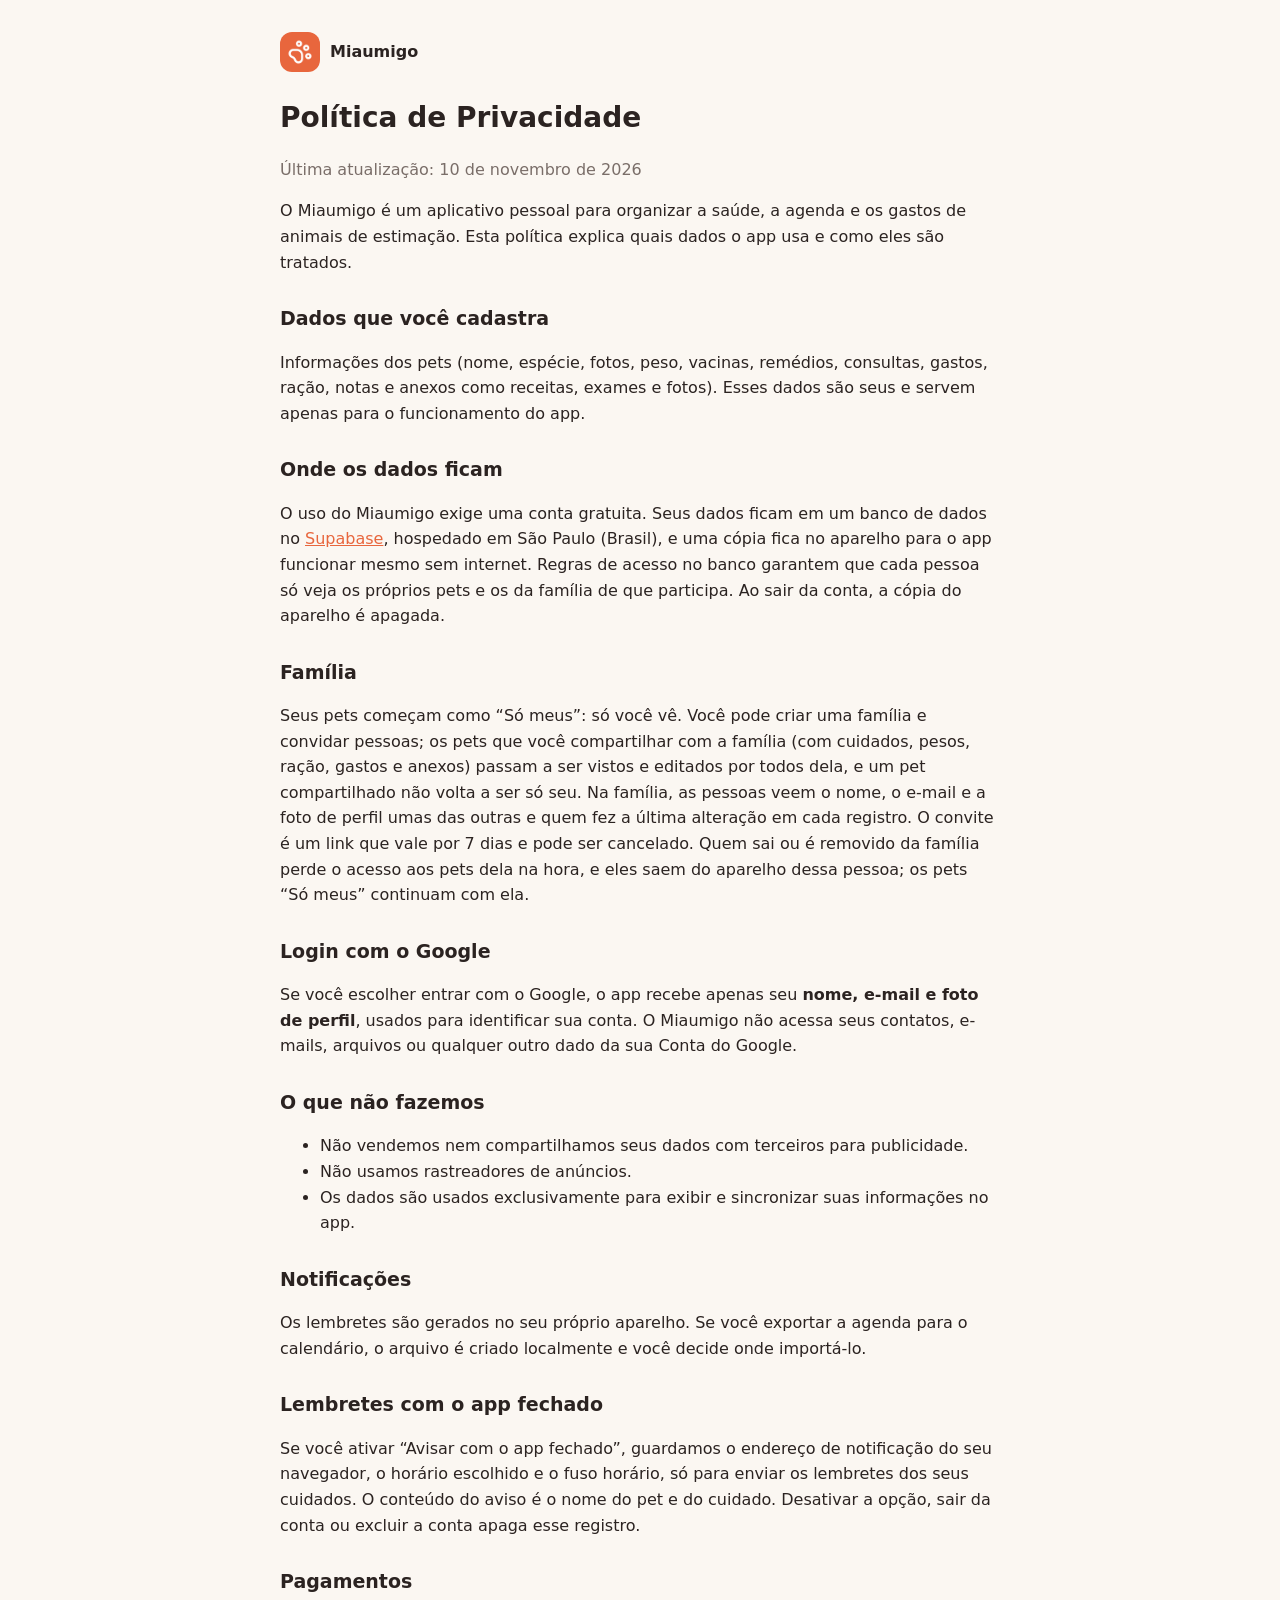
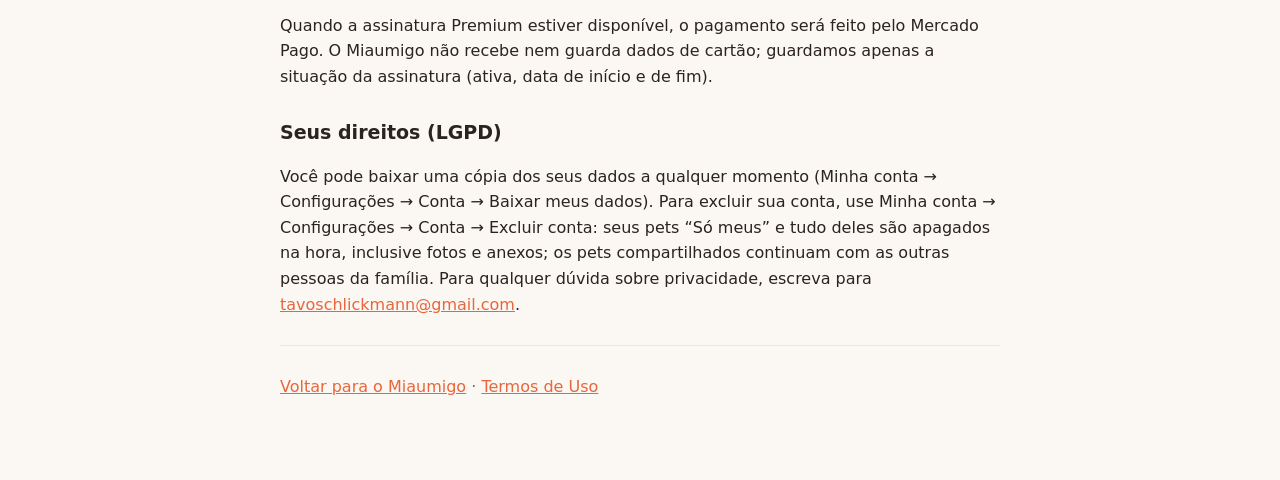
<file: privacidade.html>
<!doctype html>
<html lang="pt-BR">
<head>
  <meta charset="utf-8">
  <meta name="viewport" content="width=device-width, initial-scale=1">
  <title>Política de Privacidade · Miaumigo</title>
  <meta name="theme-color" content="#E8663D">
  <link rel="icon" href="icon.svg" type="image/svg+xml">
  <style>
    :root { --bg: #FBF7F2; --ink: #2B2321; --muted: #7A6E69; --line: #EDE4DC; --primary: #E8663D; }
    @media (prefers-color-scheme: dark) { :root { --bg: #171312; --ink: #F4ECE7; --muted: #A89B95; --line: #3A322F; --primary: #F2875F; } }
    body { margin: 0; background: var(--bg); color: var(--ink); font: 16px/1.6 "Nunito", system-ui, -apple-system, "Segoe UI", sans-serif; }
    main { max-width: 720px; margin: 0 auto; padding: 32px 16px 64px; }
    h1 { font-size: 28px; margin: 0 0 4px; }
    h2 { font-size: 19px; margin: 28px 0 6px; }
    p, li { color: var(--ink); }
    .muted { color: var(--muted); }
    a { color: var(--primary); }
    header { display: flex; align-items: center; gap: 10px; margin-bottom: 24px; }
    header img { width: 40px; height: 40px; border-radius: 12px; }
    hr { border: 0; border-top: 1px solid var(--line); margin: 28px 0; }
  </style>
</head>
<body>
  <main>
    <header><img src="icons/icon-192.png" alt=""><strong>Miaumigo</strong></header>
    <h1>Política de Privacidade</h1>
    <p class="muted">Última atualização: 10 de novembro de 2026</p>

    <p>O Miaumigo é um aplicativo pessoal para organizar a saúde, a agenda e os gastos de animais de estimação. Esta política explica quais dados o app usa e como eles são tratados.</p>

    <h2>Dados que você cadastra</h2>
    <p>Informações dos pets (nome, espécie, fotos, peso, vacinas, remédios, consultas, gastos, ração, notas e anexos como receitas, exames e fotos). Esses dados são seus e servem apenas para o funcionamento do app.</p>

    <h2>Onde os dados ficam</h2>
    <p>O uso do Miaumigo exige uma conta gratuita. Seus dados ficam em um banco de dados no <a href="https://supabase.com" rel="noopener">Supabase</a>, hospedado em São Paulo (Brasil), e uma cópia fica no aparelho para o app funcionar mesmo sem internet. Regras de acesso no banco garantem que cada pessoa só veja os próprios pets e os da família de que participa. Ao sair da conta, a cópia do aparelho é apagada.</p>

    <h2>Família</h2>
    <p>Seus pets começam como “Só meus”: só você vê. Você pode criar uma família e convidar pessoas; os pets que você compartilhar com a família (com cuidados, pesos, ração, gastos e anexos) passam a ser vistos e editados por todos dela, e um pet compartilhado não volta a ser só seu. Na família, as pessoas veem o nome, o e-mail e a foto de perfil umas das outras e quem fez a última alteração em cada registro. O convite é um link que vale por 7 dias e pode ser cancelado. Quem sai ou é removido da família perde o acesso aos pets dela na hora, e eles saem do aparelho dessa pessoa; os pets “Só meus” continuam com ela.</p>

    <h2>Login com o Google</h2>
    <p>Se você escolher entrar com o Google, o app recebe apenas seu <strong>nome, e-mail e foto de perfil</strong>, usados para identificar sua conta. O Miaumigo não acessa seus contatos, e-mails, arquivos ou qualquer outro dado da sua Conta do Google.</p>

    <h2>O que não fazemos</h2>
    <ul>
      <li>Não vendemos nem compartilhamos seus dados com terceiros para publicidade.</li>
      <li>Não usamos rastreadores de anúncios.</li>
      <li>Os dados são usados exclusivamente para exibir e sincronizar suas informações no app.</li>
    </ul>

    <h2>Notificações</h2>
    <p>Os lembretes são gerados no seu próprio aparelho. Se você exportar a agenda para o calendário, o arquivo é criado localmente e você decide onde importá-lo.</p>

    <h2>Lembretes com o app fechado</h2>
    <p>Se você ativar “Avisar com o app fechado”, guardamos o endereço de notificação do seu navegador, o horário escolhido e o fuso horário, só para enviar os lembretes dos seus cuidados. O conteúdo do aviso é o nome do pet e do cuidado. Desativar a opção, sair da conta ou excluir a conta apaga esse registro.</p>

    <h2>Pagamentos</h2>
    <p>Quando a assinatura Premium estiver disponível, o pagamento será feito pelo Mercado Pago. O Miaumigo não recebe nem guarda dados de cartão; guardamos apenas a situação da assinatura (ativa, data de início e de fim).</p>

    <h2>Seus direitos (LGPD)</h2>
    <p>Você pode baixar uma cópia dos seus dados a qualquer momento (Minha conta → Configurações → Conta → Baixar meus dados). Para excluir sua conta, use Minha conta → Configurações → Conta → Excluir conta: seus pets “Só meus” e tudo deles são apagados na hora, inclusive fotos e anexos; os pets compartilhados continuam com as outras pessoas da família. Para qualquer dúvida sobre privacidade, escreva para <a href="mailto:tavoschlickmann@gmail.com">tavoschlickmann@gmail.com</a>.</p>

    <hr>
    <p class="muted"><a href="./">Voltar para o Miaumigo</a> · <a href="termos.html">Termos de Uso</a></p>
  </main>
</body>
</html>
</file>
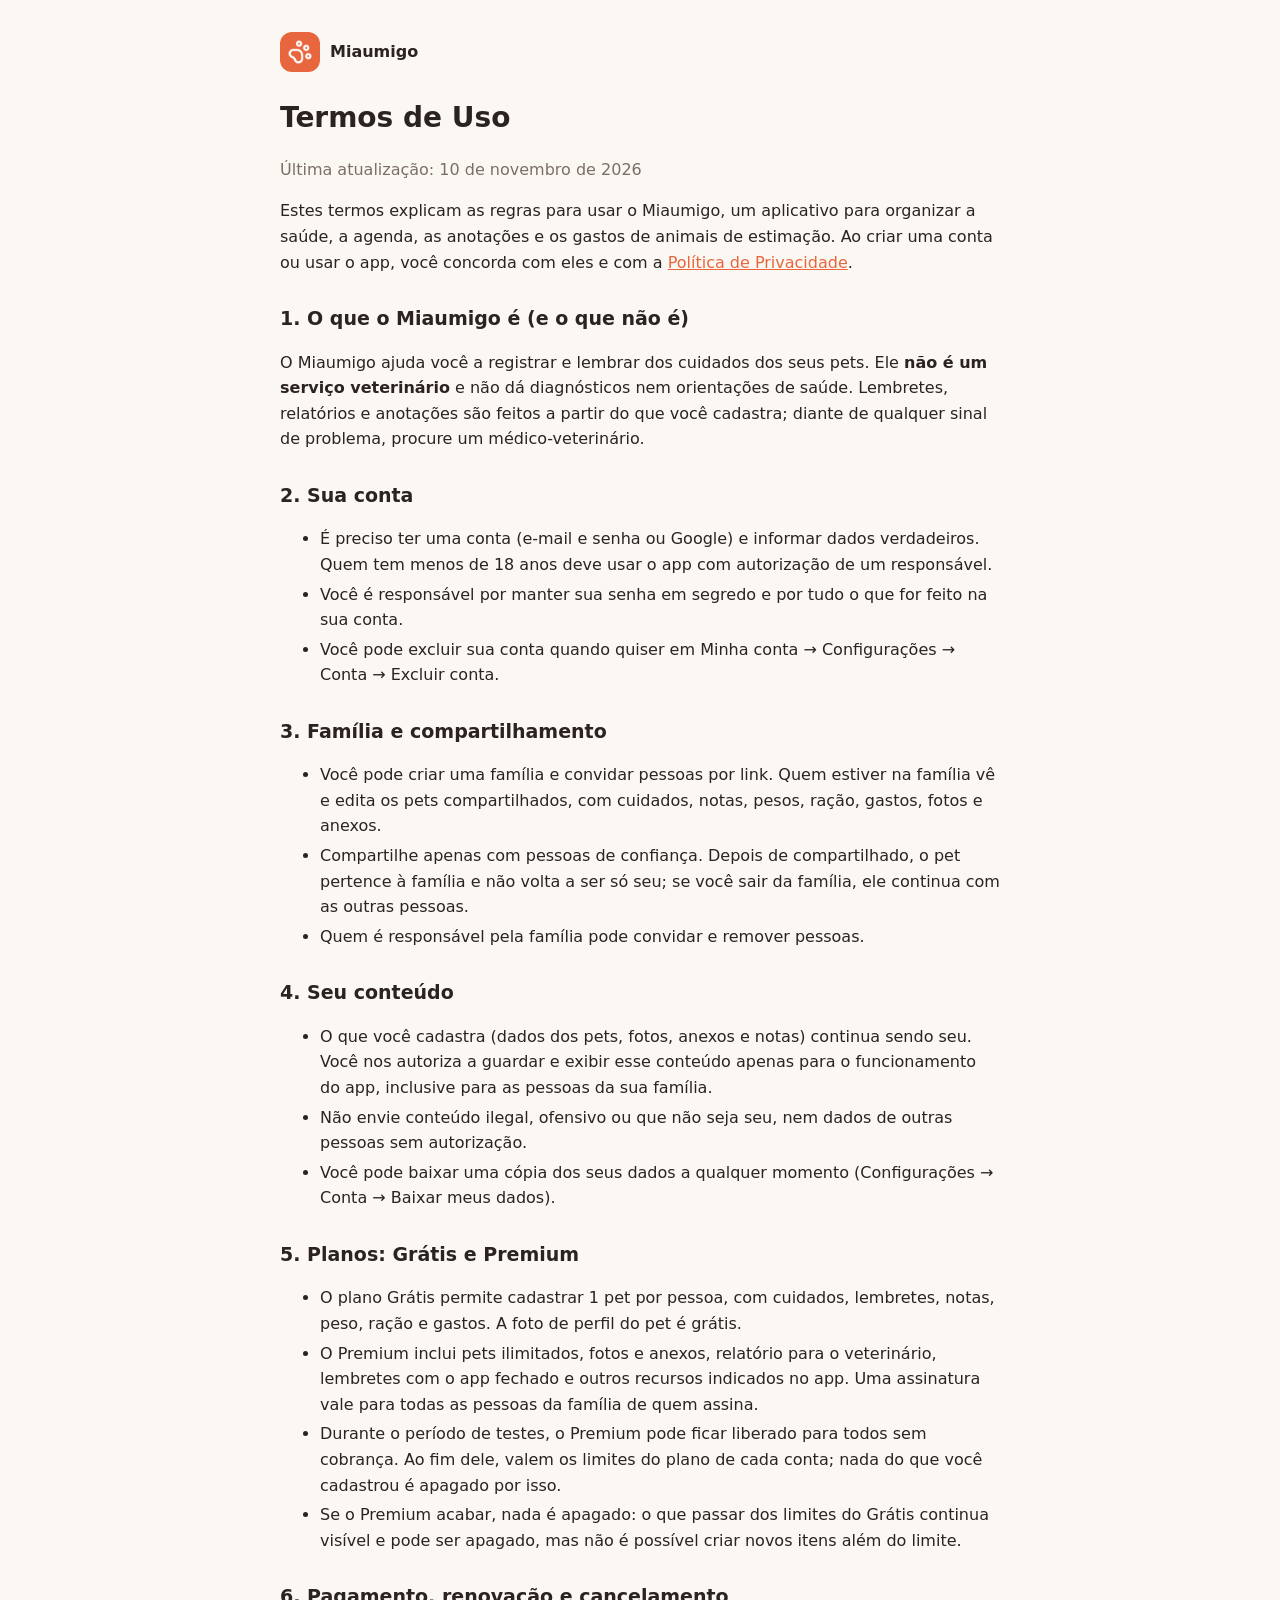
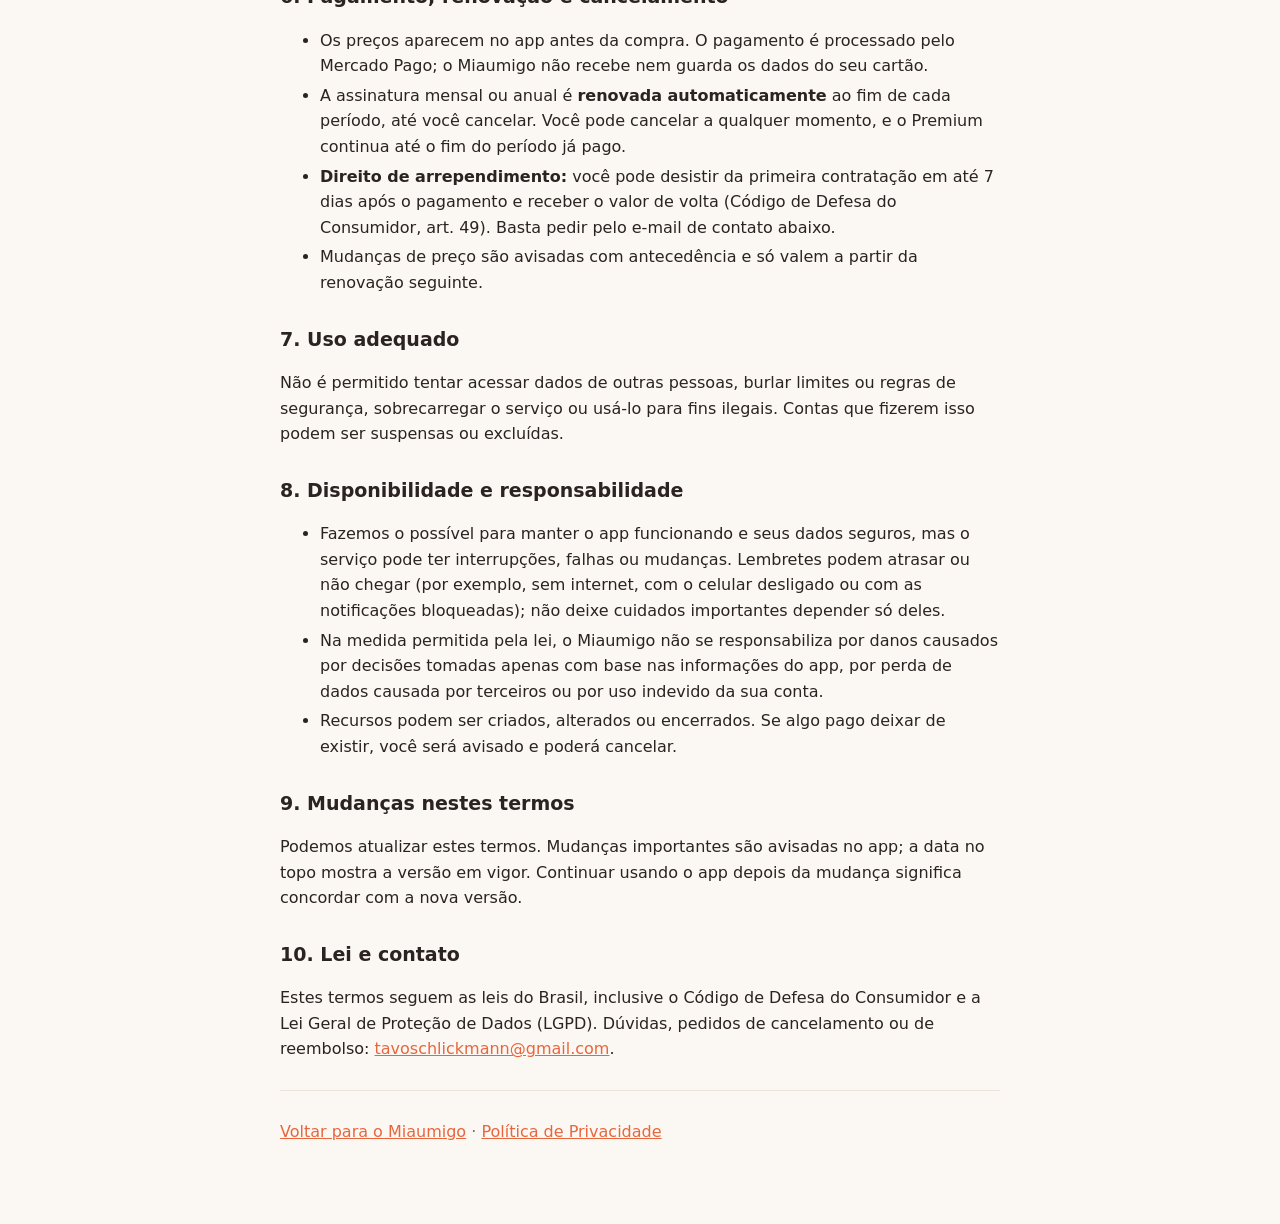
<file: termos.html>
<!doctype html>
<html lang="pt-BR">
<head>
  <meta charset="utf-8">
  <meta name="viewport" content="width=device-width, initial-scale=1">
  <title>Termos de Uso · Miaumigo</title>
  <meta name="theme-color" content="#E8663D">
  <link rel="icon" href="icon.svg" type="image/svg+xml">
  <style>
    :root { --bg: #FBF7F2; --ink: #2B2321; --muted: #7A6E69; --line: #EDE4DC; --primary: #E8663D; }
    @media (prefers-color-scheme: dark) { :root { --bg: #171312; --ink: #F4ECE7; --muted: #A89B95; --line: #3A322F; --primary: #F2875F; } }
    body { margin: 0; background: var(--bg); color: var(--ink); font: 16px/1.6 "Nunito", system-ui, -apple-system, "Segoe UI", sans-serif; }
    main { max-width: 720px; margin: 0 auto; padding: 32px 16px 64px; }
    h1 { font-size: 28px; margin: 0 0 4px; }
    h2 { font-size: 19px; margin: 28px 0 6px; }
    p, li { color: var(--ink); }
    li + li { margin-top: 4px; }
    .muted { color: var(--muted); }
    a { color: var(--primary); }
    header { display: flex; align-items: center; gap: 10px; margin-bottom: 24px; }
    header img { width: 40px; height: 40px; border-radius: 12px; }
    hr { border: 0; border-top: 1px solid var(--line); margin: 28px 0; }
  </style>
</head>
<body>
  <main>
    <header><img src="icons/icon-192.png" alt=""><strong>Miaumigo</strong></header>
    <h1>Termos de Uso</h1>
    <p class="muted">Última atualização: 10 de novembro de 2026</p>

    <p>Estes termos explicam as regras para usar o Miaumigo, um aplicativo para organizar a saúde, a agenda, as anotações e os gastos de animais de estimação. Ao criar uma conta ou usar o app, você concorda com eles e com a <a href="privacidade.html">Política de Privacidade</a>.</p>

    <h2>1. O que o Miaumigo é (e o que não é)</h2>
    <p>O Miaumigo ajuda você a registrar e lembrar dos cuidados dos seus pets. Ele <strong>não é um serviço veterinário</strong> e não dá diagnósticos nem orientações de saúde. Lembretes, relatórios e anotações são feitos a partir do que você cadastra; diante de qualquer sinal de problema, procure um médico-veterinário.</p>

    <h2>2. Sua conta</h2>
    <ul>
      <li>É preciso ter uma conta (e-mail e senha ou Google) e informar dados verdadeiros. Quem tem menos de 18 anos deve usar o app com autorização de um responsável.</li>
      <li>Você é responsável por manter sua senha em segredo e por tudo o que for feito na sua conta.</li>
      <li>Você pode excluir sua conta quando quiser em Minha conta → Configurações → Conta → Excluir conta.</li>
    </ul>

    <h2>3. Família e compartilhamento</h2>
    <ul>
      <li>Você pode criar uma família e convidar pessoas por link. Quem estiver na família vê e edita os pets compartilhados, com cuidados, notas, pesos, ração, gastos, fotos e anexos.</li>
      <li>Compartilhe apenas com pessoas de confiança. Depois de compartilhado, o pet pertence à família e não volta a ser só seu; se você sair da família, ele continua com as outras pessoas.</li>
      <li>Quem é responsável pela família pode convidar e remover pessoas.</li>
    </ul>

    <h2>4. Seu conteúdo</h2>
    <ul>
      <li>O que você cadastra (dados dos pets, fotos, anexos e notas) continua sendo seu. Você nos autoriza a guardar e exibir esse conteúdo apenas para o funcionamento do app, inclusive para as pessoas da sua família.</li>
      <li>Não envie conteúdo ilegal, ofensivo ou que não seja seu, nem dados de outras pessoas sem autorização.</li>
      <li>Você pode baixar uma cópia dos seus dados a qualquer momento (Configurações → Conta → Baixar meus dados).</li>
    </ul>

    <h2>5. Planos: Grátis e Premium</h2>
    <ul>
      <li>O plano Grátis permite cadastrar 1 pet por pessoa, com cuidados, lembretes, notas, peso, ração e gastos. A foto de perfil do pet é grátis.</li>
      <li>O Premium inclui pets ilimitados, fotos e anexos, relatório para o veterinário, lembretes com o app fechado e outros recursos indicados no app. Uma assinatura vale para todas as pessoas da família de quem assina.</li>
      <li>Durante o período de testes, o Premium pode ficar liberado para todos sem cobrança. Ao fim dele, valem os limites do plano de cada conta; nada do que você cadastrou é apagado por isso.</li>
      <li>Se o Premium acabar, nada é apagado: o que passar dos limites do Grátis continua visível e pode ser apagado, mas não é possível criar novos itens além do limite.</li>
    </ul>

    <h2>6. Pagamento, renovação e cancelamento</h2>
    <ul>
      <li>Os preços aparecem no app antes da compra. O pagamento é processado pelo Mercado Pago; o Miaumigo não recebe nem guarda os dados do seu cartão.</li>
      <li>A assinatura mensal ou anual é <strong>renovada automaticamente</strong> ao fim de cada período, até você cancelar. Você pode cancelar a qualquer momento, e o Premium continua até o fim do período já pago.</li>
      <li><strong>Direito de arrependimento:</strong> você pode desistir da primeira contratação em até 7 dias após o pagamento e receber o valor de volta (Código de Defesa do Consumidor, art. 49). Basta pedir pelo e-mail de contato abaixo.</li>
      <li>Mudanças de preço são avisadas com antecedência e só valem a partir da renovação seguinte.</li>
    </ul>

    <h2>7. Uso adequado</h2>
    <p>Não é permitido tentar acessar dados de outras pessoas, burlar limites ou regras de segurança, sobrecarregar o serviço ou usá-lo para fins ilegais. Contas que fizerem isso podem ser suspensas ou excluídas.</p>

    <h2>8. Disponibilidade e responsabilidade</h2>
    <ul>
      <li>Fazemos o possível para manter o app funcionando e seus dados seguros, mas o serviço pode ter interrupções, falhas ou mudanças. Lembretes podem atrasar ou não chegar (por exemplo, sem internet, com o celular desligado ou com as notificações bloqueadas); não deixe cuidados importantes depender só deles.</li>
      <li>Na medida permitida pela lei, o Miaumigo não se responsabiliza por danos causados por decisões tomadas apenas com base nas informações do app, por perda de dados causada por terceiros ou por uso indevido da sua conta.</li>
      <li>Recursos podem ser criados, alterados ou encerrados. Se algo pago deixar de existir, você será avisado e poderá cancelar.</li>
    </ul>

    <h2>9. Mudanças nestes termos</h2>
    <p>Podemos atualizar estes termos. Mudanças importantes são avisadas no app; a data no topo mostra a versão em vigor. Continuar usando o app depois da mudança significa concordar com a nova versão.</p>

    <h2>10. Lei e contato</h2>
    <p>Estes termos seguem as leis do Brasil, inclusive o Código de Defesa do Consumidor e a Lei Geral de Proteção de Dados (LGPD). Dúvidas, pedidos de cancelamento ou de reembolso: <a href="mailto:tavoschlickmann@gmail.com">tavoschlickmann@gmail.com</a>.</p>

    <hr>
    <p class="muted"><a href="./">Voltar para o Miaumigo</a> · <a href="privacidade.html">Política de Privacidade</a></p>
  </main>
</body>
</html>
</file>
